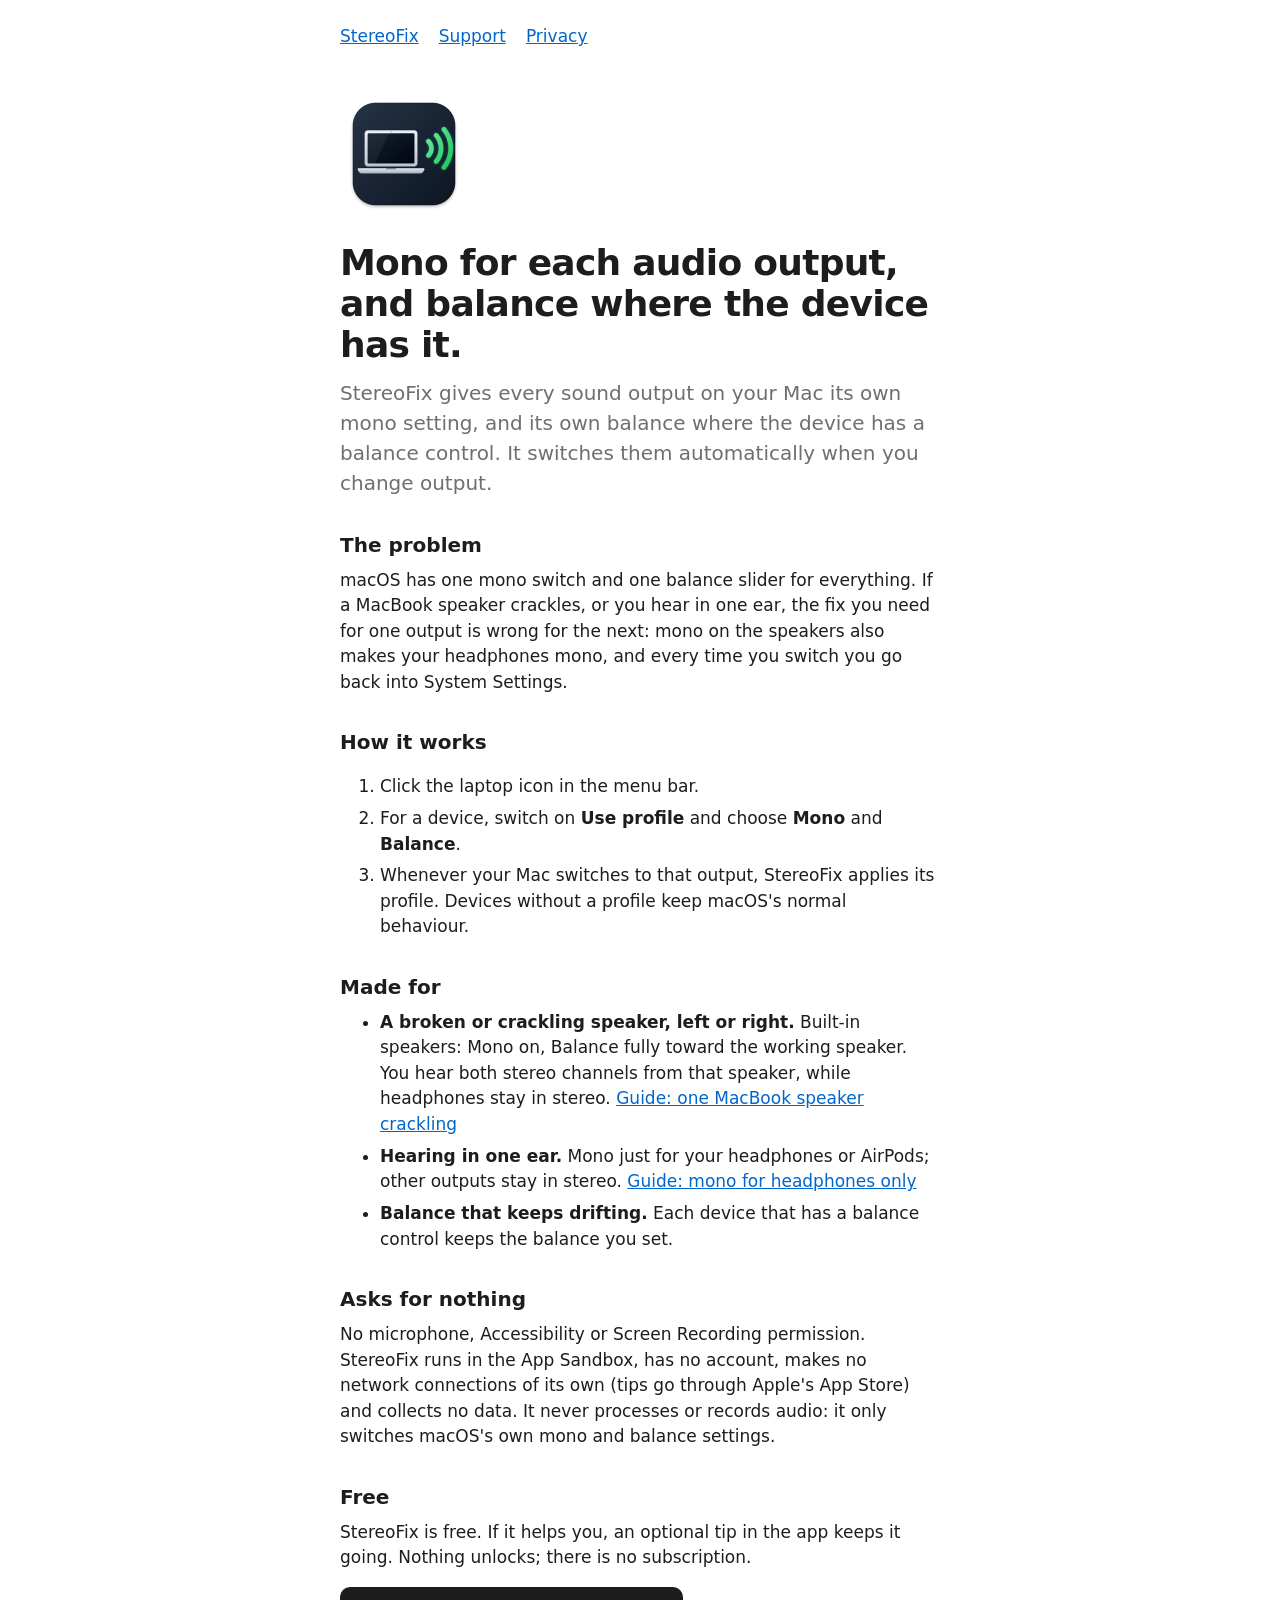
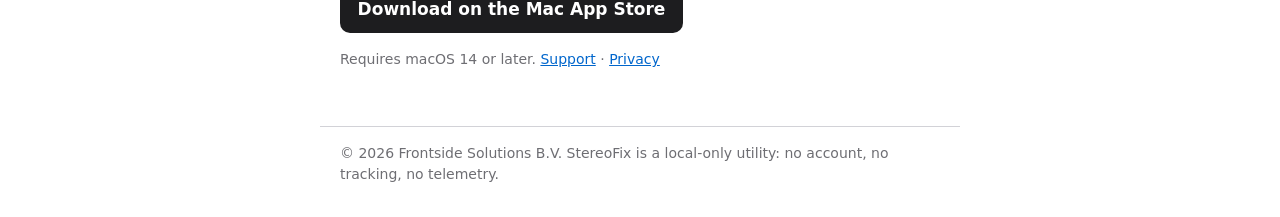
<file: index.html>
<!doctype html>
<html lang="en">
<head>
<meta charset="utf-8">
<meta name="viewport" content="width=device-width, initial-scale=1">
<title>StereoFix — mono for each audio output, balance where supported</title>
<meta name="description" content="StereoFix gives each sound output on your Mac its own mono setting, and its own balance where the device has a balance control.">
<link rel="canonical" href="https://stereofix.front-side-solutions.com/">
<link rel="icon" href="icon.png">
<style>
:root{color-scheme:light dark;--bg:#fff;--fg:#1d1d1f;--mute:#6e6e73;--rule:#d2d2d7;--link:#0066cc}
@media (prefers-color-scheme:dark){:root{--bg:#000;--fg:#f5f5f7;--mute:#a1a1a6;--rule:#38383a;--link:#2997ff}}
*{box-sizing:border-box}
body{margin:0;background:var(--bg);color:var(--fg);font:17px/1.5 -apple-system,BlinkMacSystemFont,"SF Pro Text","Helvetica Neue",system-ui,sans-serif;-webkit-text-size-adjust:100%}
main,header,footer{max-width:40rem;margin:0 auto;padding:0 1.25rem}
header{padding-top:1.5rem}
nav a{margin-right:1.25rem}
main{padding-top:2.5rem;padding-bottom:2.5rem}
h1{font-size:2.25rem;line-height:1.15;letter-spacing:-.02em;margin:0 0 .75rem}
h2{font-size:1.25rem;margin:2rem 0 .5rem}
p,ul,dl{margin:0 0 1rem}
li{margin-bottom:.4rem}
dt{font-weight:600;margin-top:1.5rem}
dd{margin:.25rem 0 0}
a{color:var(--link)}
a:focus-visible{outline:2px solid var(--link);outline-offset:2px;border-radius:2px}
.lede{font-size:1.25rem;color:var(--mute)}
.icon{width:128px;height:128px;display:block;margin-bottom:1.5rem}
.mute,footer{color:var(--mute);font-size:.875rem}
footer{border-top:1px solid var(--rule);padding-top:1rem;padding-bottom:2rem}
.price{border:1px solid var(--rule);border-radius:12px;padding:1.25rem 1.25rem .25rem;margin:0 0 1.5rem}
.price dt{margin-top:0}
.price dd{margin:.25rem 0 1rem}
.promise{font-weight:600}
.store{display:inline-block;background:var(--fg);color:var(--bg);text-decoration:none;font-weight:600;border-radius:10px;padding:.65rem 1.1rem}
</style>
</head>
<body>
<header><nav aria-label="Site"><a href="index.html" aria-current="page">StereoFix</a><a href="support.html">Support</a><a href="privacy.html">Privacy</a></nav></header>
<main>
<img class="icon" src="icon.png" width="128" height="128" alt="StereoFix app icon">
<h1>Mono for each audio output, and balance where the device has it.</h1>
<p class="lede">StereoFix gives every sound output on your Mac its own mono setting, and its own balance where the device has a balance control. It switches them automatically when you change output.</p>

<h2>The problem</h2>
<p>macOS has one mono switch and one balance slider for everything. If a MacBook speaker crackles, or you hear in one ear, the fix you need for one output is wrong for the next: mono on the speakers also makes your headphones mono, and every time you switch you go back into System Settings.</p>

<h2>How it works</h2>
<ol>
<li>Click the laptop icon in the menu bar.</li>
<li>For a device, switch on <strong>Use profile</strong> and choose <strong>Mono</strong> and <strong>Balance</strong>.</li>
<li>Whenever your Mac switches to that output, StereoFix applies its profile. Devices without a profile keep macOS's normal behaviour.</li>
</ol>

<h2>Made for</h2>
<ul>
<li><strong>A broken or crackling speaker, left or right.</strong> Built-in speakers: Mono on, Balance fully toward the working speaker. You hear both stereo channels from that speaker, while headphones stay in stereo. <a href="macbook-speaker-crackling.html">Guide: one MacBook speaker crackling</a></li>
<li><strong>Hearing in one ear.</strong> Mono just for your headphones or AirPods; other outputs stay in stereo. <a href="mono-audio-one-ear-mac.html">Guide: mono for headphones only</a></li>
<li><strong>Balance that keeps drifting.</strong> Each device that has a balance control keeps the balance you set.</li>
</ul>

<h2>Asks for nothing</h2>
<p>No microphone, Accessibility or Screen Recording permission. StereoFix runs in the App Sandbox, has no account, makes no network connections of its own (tips go through Apple's App Store) and collects no data. It never processes or records audio: it only switches macOS's own mono and balance settings.</p>

<h2>Free</h2>
<p>StereoFix is free. If it helps you, an optional tip in the app keeps it going. Nothing unlocks; there is no subscription.</p>
<p><a class="store" href="https://apps.apple.com/app/id6823653233">Download on the Mac App Store</a></p>
<p class="mute">Requires macOS 14 or later. <a href="support.html">Support</a> &middot; <a href="privacy.html">Privacy</a></p>
</main>
<footer>&copy; 2026 Frontside Solutions B.V. StereoFix is a local-only utility: no account, no tracking, no telemetry.</footer>
</body>
</html>
</file>
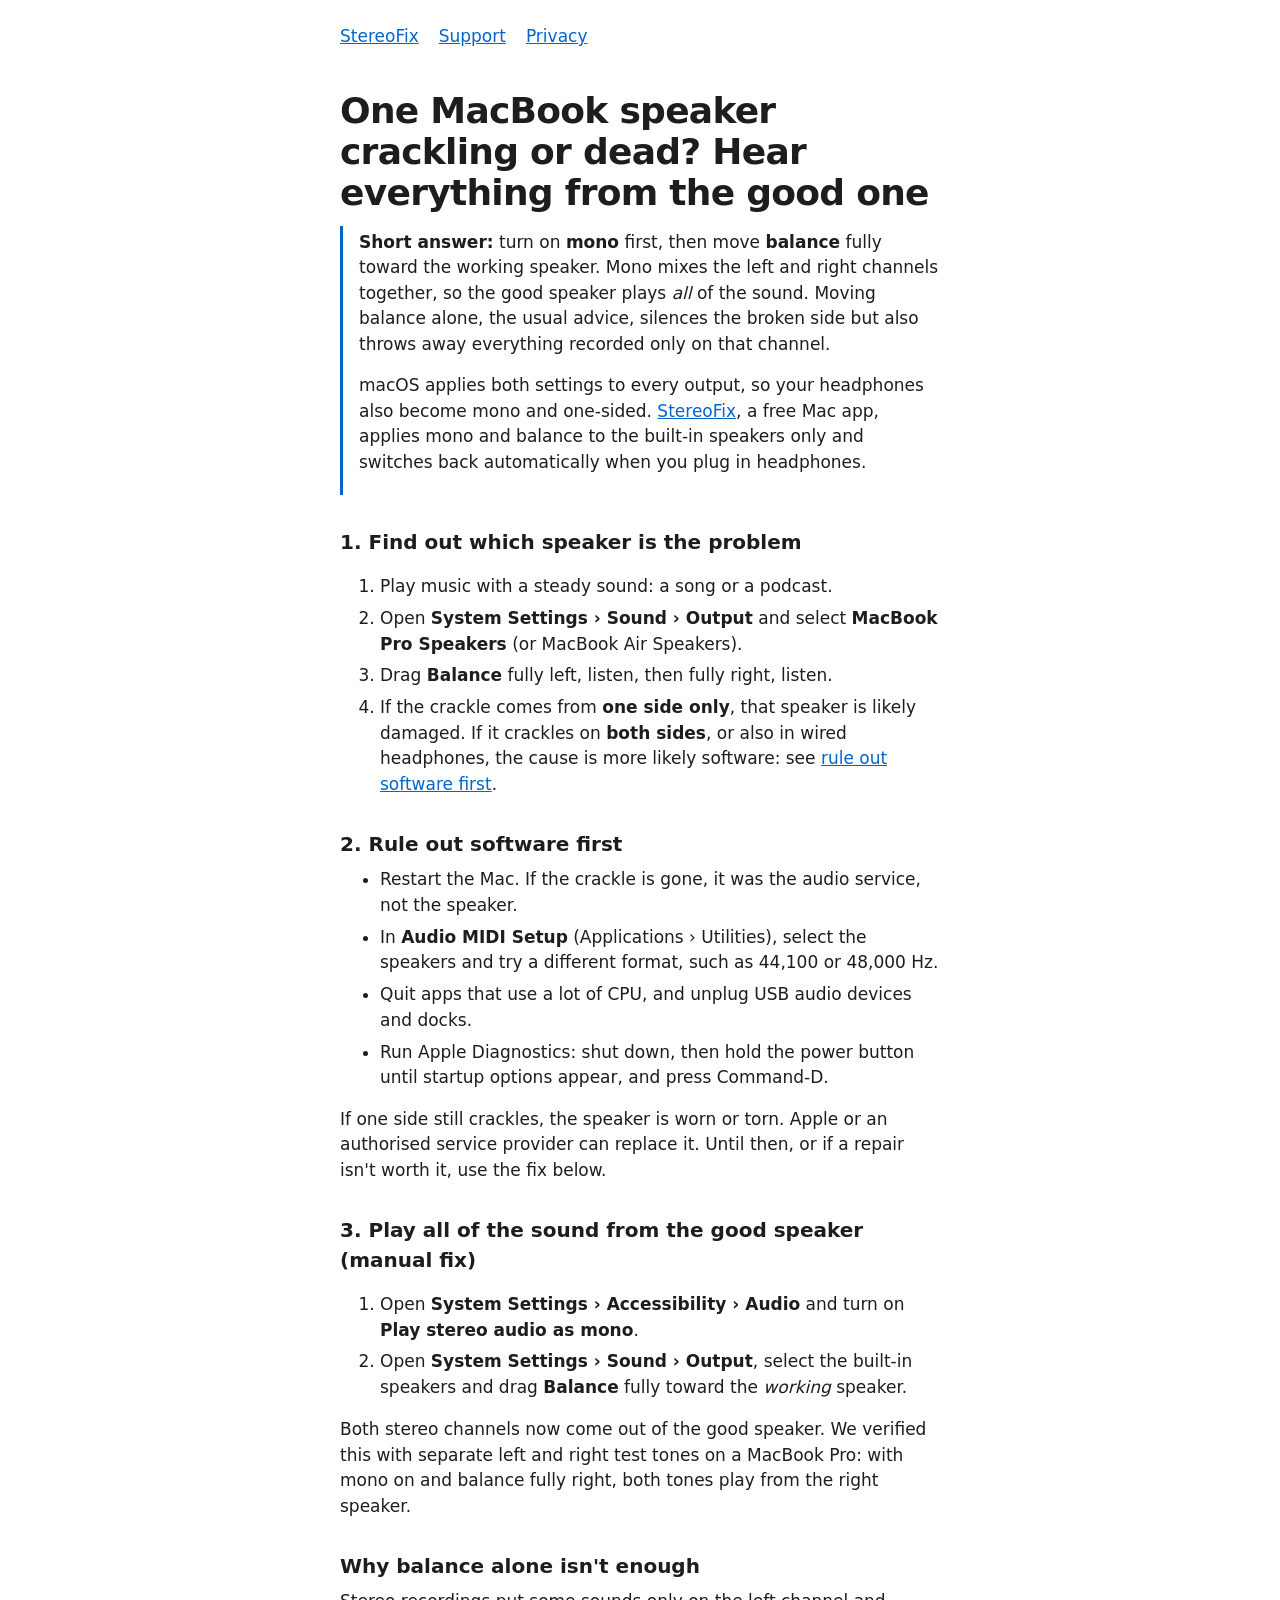
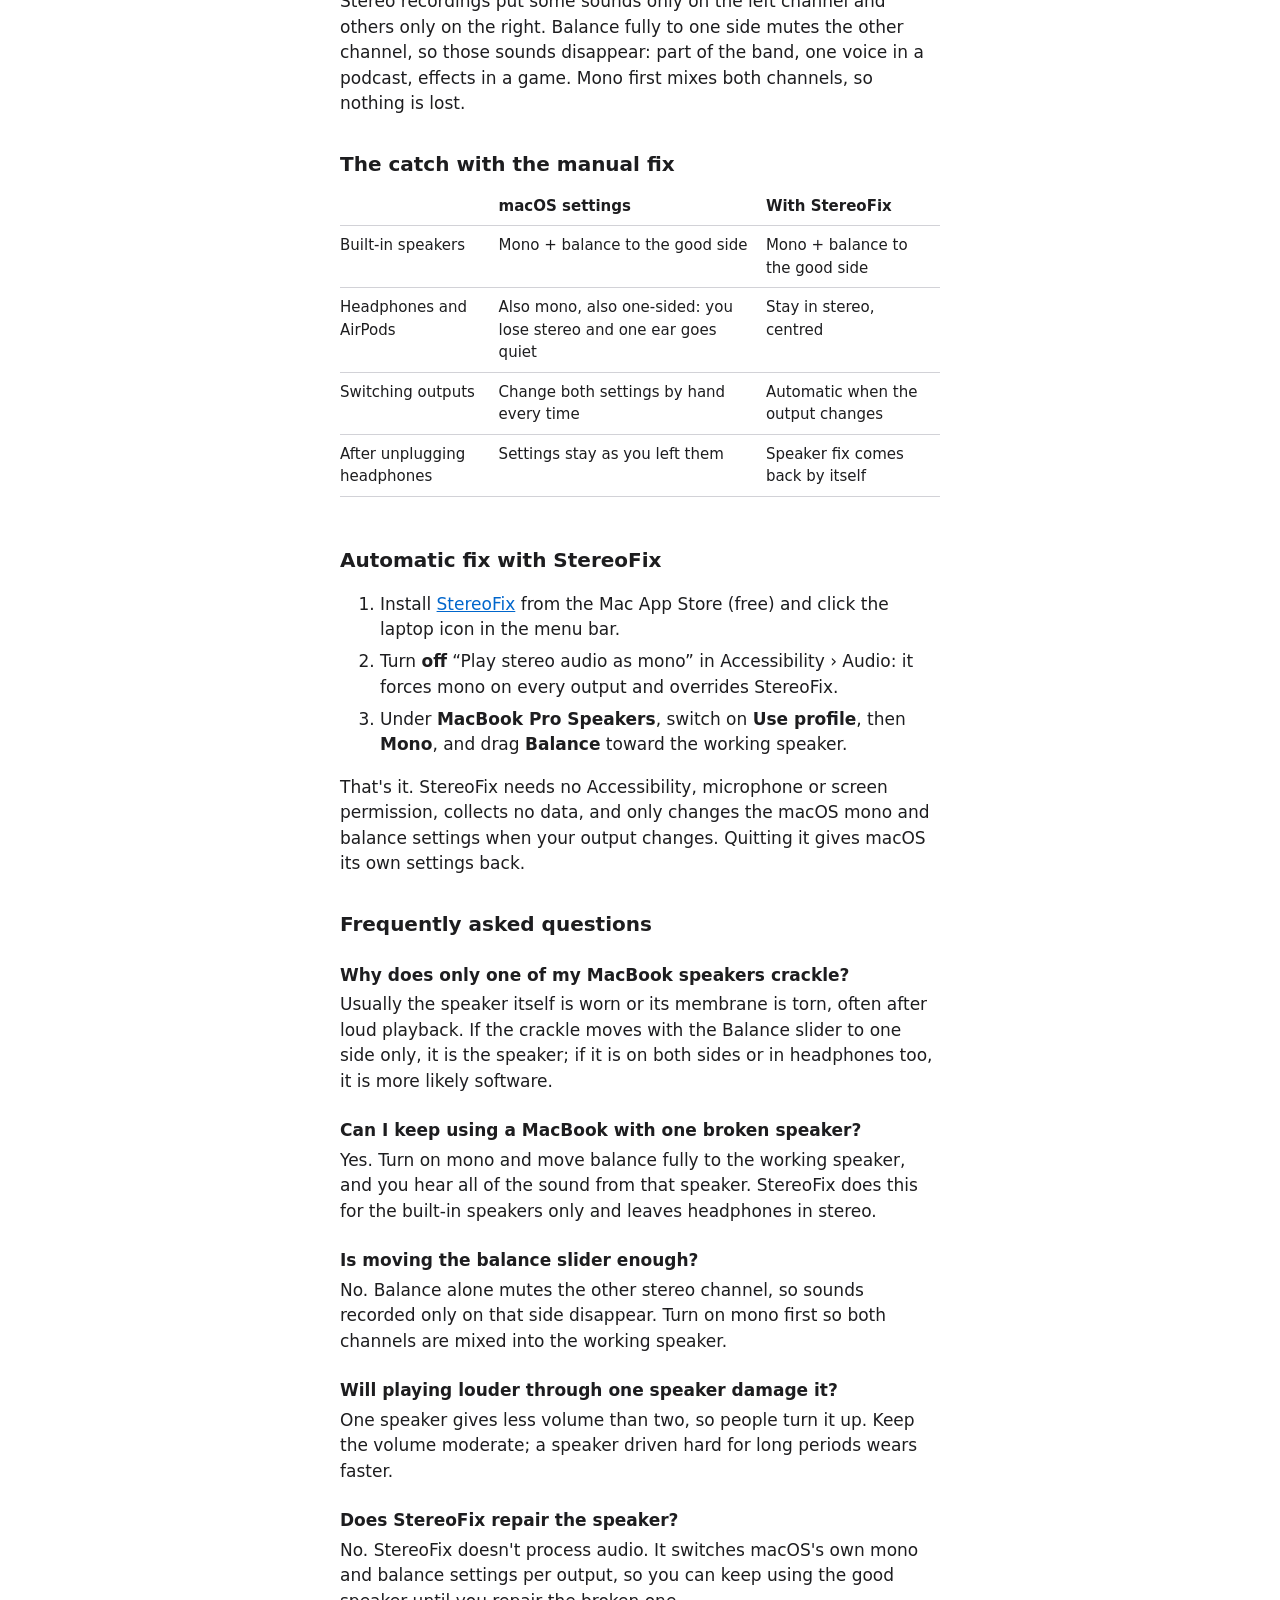
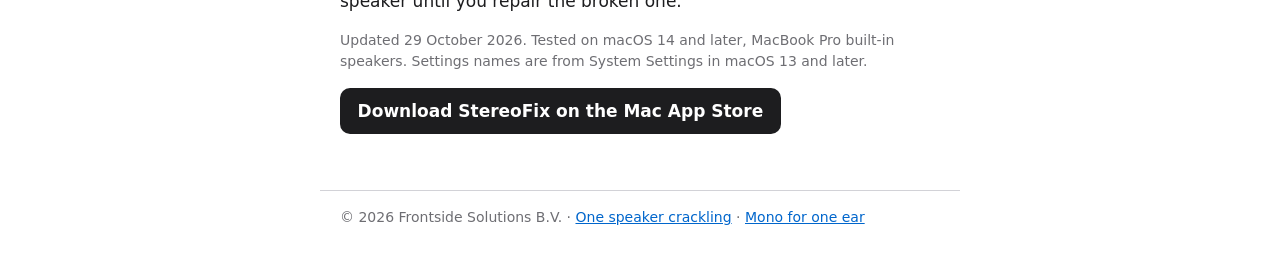
<file: macbook-speaker-crackling.html>
<!doctype html>
<html lang="en">
<head>
<meta charset="utf-8">
<meta name="viewport" content="width=device-width, initial-scale=1">
<title>MacBook speaker crackling on one side? The full-sound fix</title>
<meta name="description" content="One MacBook speaker crackling or dead? Play all of the sound from the good speaker with mono + balance, without losing voices or instruments.">
<link rel="canonical" href="https://stereofix.front-side-solutions.com/macbook-speaker-crackling.html">
<meta property="og:type" content="article">
<meta property="og:title" content="MacBook speaker crackling on one side? The full-sound fix">
<meta property="og:description" content="One MacBook speaker crackling or dead? Play all of the sound from the good speaker with mono + balance, without losing voices or instruments.">
<meta property="og:url" content="https://stereofix.front-side-solutions.com/macbook-speaker-crackling.html">
<meta property="og:image" content="https://stereofix.front-side-solutions.com/icon.png">
<link rel="icon" href="icon.png">
<script type="application/ld+json">
{
 "@context": "https://schema.org",
 "@graph": [
  {
   "@type": "TechArticle",
   "headline": "One MacBook speaker crackling or dead? Hear everything from the good one",
   "description": "One MacBook speaker crackling or dead? Play all of the sound from the good speaker with mono + balance, without losing voices or instruments.",
   "url": "https://stereofix.front-side-solutions.com/macbook-speaker-crackling.html",
   "dateModified": "2026-10-29",
   "inLanguage": "en",
   "author": {
    "@type": "Organization",
    "name": "Frontside Solutions B.V."
   },
   "about": "macOS audio settings",
   "mentions": {
    "@id": "https://stereofix.front-side-solutions.com/#app"
   }
  },
  {
   "@type": "FAQPage",
   "mainEntity": [
    {
     "@type": "Question",
     "name": "Why does only one of my MacBook speakers crackle?",
     "acceptedAnswer": {
      "@type": "Answer",
      "text": "Usually the speaker itself is worn or its membrane is torn, often after loud playback. If the crackle moves with the Balance slider to one side only, it is the speaker; if it is on both sides or in headphones too, it is more likely software."
     }
    },
    {
     "@type": "Question",
     "name": "Can I keep using a MacBook with one broken speaker?",
     "acceptedAnswer": {
      "@type": "Answer",
      "text": "Yes. Turn on mono and move balance fully to the working speaker, and you hear all of the sound from that speaker. StereoFix does this for the built-in speakers only and leaves headphones in stereo."
     }
    },
    {
     "@type": "Question",
     "name": "Is moving the balance slider enough?",
     "acceptedAnswer": {
      "@type": "Answer",
      "text": "No. Balance alone mutes the other stereo channel, so sounds recorded only on that side disappear. Turn on mono first so both channels are mixed into the working speaker."
     }
    },
    {
     "@type": "Question",
     "name": "Will playing louder through one speaker damage it?",
     "acceptedAnswer": {
      "@type": "Answer",
      "text": "One speaker gives less volume than two, so people turn it up. Keep the volume moderate; a speaker driven hard for long periods wears faster."
     }
    },
    {
     "@type": "Question",
     "name": "Does StereoFix repair the speaker?",
     "acceptedAnswer": {
      "@type": "Answer",
      "text": "No. StereoFix doesn't process audio. It switches macOS's own mono and balance settings per output, so you can keep using the good speaker until you repair the broken one."
     }
    }
   ]
  },
  {
   "@type": "SoftwareApplication",
   "name": "StereoFix: Mono & Balance",
   "operatingSystem": "macOS 14 or later",
   "applicationCategory": "UtilitiesApplication",
   "offers": {
    "@type": "Offer",
    "price": "0",
    "priceCurrency": "USD"
   },
   "downloadUrl": "https://apps.apple.com/app/id6823653233",
   "url": "https://stereofix.front-side-solutions.com/",
   "publisher": {
    "@type": "Organization",
    "name": "Frontside Solutions B.V."
   },
   "@id": "https://stereofix.front-side-solutions.com/#app"
  }
 ]
}
</script>
<style>
:root{color-scheme:light dark;--bg:#fff;--fg:#1d1d1f;--mute:#6e6e73;--rule:#d2d2d7;--link:#0066cc}
@media (prefers-color-scheme:dark){:root{--bg:#000;--fg:#f5f5f7;--mute:#a1a1a6;--rule:#38383a;--link:#2997ff}}
*{box-sizing:border-box}
body{margin:0;background:var(--bg);color:var(--fg);font:17px/1.5 -apple-system,BlinkMacSystemFont,"SF Pro Text","Helvetica Neue",system-ui,sans-serif;-webkit-text-size-adjust:100%}
main,header,footer{max-width:40rem;margin:0 auto;padding:0 1.25rem}
header{padding-top:1.5rem}
nav a{margin-right:1.25rem}
main{padding-top:2.5rem;padding-bottom:2.5rem}
h1{font-size:2.25rem;line-height:1.15;letter-spacing:-.02em;margin:0 0 .75rem}
h2{font-size:1.25rem;margin:2rem 0 .5rem}
p,ul,dl{margin:0 0 1rem}
li{margin-bottom:.4rem}
dt{font-weight:600;margin-top:1.5rem}
dd{margin:.25rem 0 0}
a{color:var(--link)}
a:focus-visible{outline:2px solid var(--link);outline-offset:2px;border-radius:2px}
.lede{font-size:1.25rem;color:var(--mute)}
.icon{width:128px;height:128px;display:block;margin-bottom:1.5rem}
.mute,footer{color:var(--mute);font-size:.875rem}
footer{border-top:1px solid var(--rule);padding-top:1rem;padding-bottom:2rem}
.price{border:1px solid var(--rule);border-radius:12px;padding:1.25rem 1.25rem .25rem;margin:0 0 1.5rem}
.price dt{margin-top:0}
.price dd{margin:.25rem 0 1rem}
.promise{font-weight:600}
.store{display:inline-block;background:var(--fg);color:var(--bg);text-decoration:none;font-weight:600;border-radius:10px;padding:.65rem 1.1rem}
.answer{border-left:3px solid var(--link);padding:.25rem 0 .25rem 1rem;margin:0 0 1.5rem}
table{border-collapse:collapse;width:100%;margin:0 0 1rem;font-size:.9375rem}
th,td{border-bottom:1px solid var(--rule);padding:.5rem .5rem .5rem 0;text-align:left;vertical-align:top}
.scroll{overflow-x:auto}
</style>

</head>
<body>
<header><nav aria-label="Site"><a href="index.html">StereoFix</a><a href="support.html">Support</a><a href="privacy.html">Privacy</a></nav></header>
<main>
<h1>One MacBook speaker crackling or dead? Hear everything from the good one</h1>
<div class="answer">
<p><strong>Short answer:</strong> turn on <strong>mono</strong> first, then move <strong>balance</strong> fully toward the working speaker. Mono mixes the left and right channels together, so the good speaker plays <em>all</em> of the sound. Moving balance alone, the usual advice, silences the broken side but also throws away everything recorded only on that channel.</p>
<p>macOS applies both settings to every output, so your headphones also become mono and one-sided. <a href="index.html">StereoFix</a>, a free Mac app, applies mono and balance to the built-in speakers only and switches back automatically when you plug in headphones.</p>
</div>

<h2>1. Find out which speaker is the problem</h2>
<ol>
<li>Play music with a steady sound: a song or a podcast.</li>
<li>Open <strong>System Settings &rsaquo; Sound &rsaquo; Output</strong> and select <strong>MacBook Pro Speakers</strong> (or MacBook Air Speakers).</li>
<li>Drag <strong>Balance</strong> fully left, listen, then fully right, listen.</li>
<li>If the crackle comes from <strong>one side only</strong>, that speaker is likely damaged. If it crackles on <strong>both sides</strong>, or also in wired headphones, the cause is more likely software: see <a href="#software">rule out software first</a>.</li>
</ol>

<h2 id="software">2. Rule out software first</h2>
<ul>
<li>Restart the Mac. If the crackle is gone, it was the audio service, not the speaker.</li>
<li>In <strong>Audio MIDI Setup</strong> (Applications &rsaquo; Utilities), select the speakers and try a different format, such as 44,100 or 48,000 Hz.</li>
<li>Quit apps that use a lot of CPU, and unplug USB audio devices and docks.</li>
<li>Run Apple Diagnostics: shut down, then hold the power button until startup options appear, and press Command-D.</li>
</ul>
<p>If one side still crackles, the speaker is worn or torn. Apple or an authorised service provider can replace it. Until then, or if a repair isn't worth it, use the fix below.</p>

<h2>3. Play all of the sound from the good speaker (manual fix)</h2>
<ol>
<li>Open <strong>System Settings &rsaquo; Accessibility &rsaquo; Audio</strong> and turn on <strong>Play stereo audio as mono</strong>.</li>
<li>Open <strong>System Settings &rsaquo; Sound &rsaquo; Output</strong>, select the built-in speakers and drag <strong>Balance</strong> fully toward the <em>working</em> speaker.</li>
</ol>
<p>Both stereo channels now come out of the good speaker. We verified this with separate left and right test tones on a MacBook Pro: with mono on and balance fully right, both tones play from the right speaker.</p>

<h2>Why balance alone isn't enough</h2>
<p>Stereo recordings put some sounds only on the left channel and others only on the right. Balance fully to one side mutes the other channel, so those sounds disappear: part of the band, one voice in a podcast, effects in a game. Mono first mixes both channels, so nothing is lost.</p>

<h2>The catch with the manual fix</h2>
<div class="scroll"><table>
<tr><th></th><th>macOS settings</th><th>With StereoFix</th></tr>
<tr><td>Built-in speakers</td><td>Mono + balance to the good side</td><td>Mono + balance to the good side</td></tr>
<tr><td>Headphones and AirPods</td><td>Also mono, also one-sided: you lose stereo and one ear goes quiet</td><td>Stay in stereo, centred</td></tr>
<tr><td>Switching outputs</td><td>Change both settings by hand every time</td><td>Automatic when the output changes</td></tr>
<tr><td>After unplugging headphones</td><td>Settings stay as you left them</td><td>Speaker fix comes back by itself</td></tr>
</table></div>

<h2>Automatic fix with StereoFix</h2>
<ol>
<li>Install <a href="https://apps.apple.com/app/id6823653233">StereoFix</a> from the Mac App Store (free) and click the laptop icon in the menu bar.</li>
<li>Turn <strong>off</strong> &ldquo;Play stereo audio as mono&rdquo; in Accessibility &rsaquo; Audio: it forces mono on every output and overrides StereoFix.</li>
<li>Under <strong>MacBook Pro Speakers</strong>, switch on <strong>Use profile</strong>, then <strong>Mono</strong>, and drag <strong>Balance</strong> toward the working speaker.</li>
</ol>
<p>That's it. StereoFix needs no Accessibility, microphone or screen permission, collects no data, and only changes the macOS mono and balance settings when your output changes. Quitting it gives macOS its own settings back.</p>
<h2>Frequently asked questions</h2>
<dl>
<dt>Why does only one of my MacBook speakers crackle?</dt>
<dd>Usually the speaker itself is worn or its membrane is torn, often after loud playback. If the crackle moves with the Balance slider to one side only, it is the speaker; if it is on both sides or in headphones too, it is more likely software.</dd>
<dt>Can I keep using a MacBook with one broken speaker?</dt>
<dd>Yes. Turn on mono and move balance fully to the working speaker, and you hear all of the sound from that speaker. StereoFix does this for the built-in speakers only and leaves headphones in stereo.</dd>
<dt>Is moving the balance slider enough?</dt>
<dd>No. Balance alone mutes the other stereo channel, so sounds recorded only on that side disappear. Turn on mono first so both channels are mixed into the working speaker.</dd>
<dt>Will playing louder through one speaker damage it?</dt>
<dd>One speaker gives less volume than two, so people turn it up. Keep the volume moderate; a speaker driven hard for long periods wears faster.</dd>
<dt>Does StereoFix repair the speaker?</dt>
<dd>No. StereoFix doesn't process audio. It switches macOS's own mono and balance settings per output, so you can keep using the good speaker until you repair the broken one.</dd>
</dl>
<p class="mute">Updated 29 October 2026. Tested on macOS 14 and later, MacBook Pro built-in speakers. Settings names are from System Settings in macOS 13 and later.</p>
<p><a class="store" href="https://apps.apple.com/app/id6823653233">Download StereoFix on the Mac App Store</a></p>
</main>
<footer>&copy; 2026 Frontside Solutions B.V. &middot; <a href="macbook-speaker-crackling.html">One speaker crackling</a> &middot; <a href="mono-audio-one-ear-mac.html">Mono for one ear</a></footer>
</body>
</html>
</file>
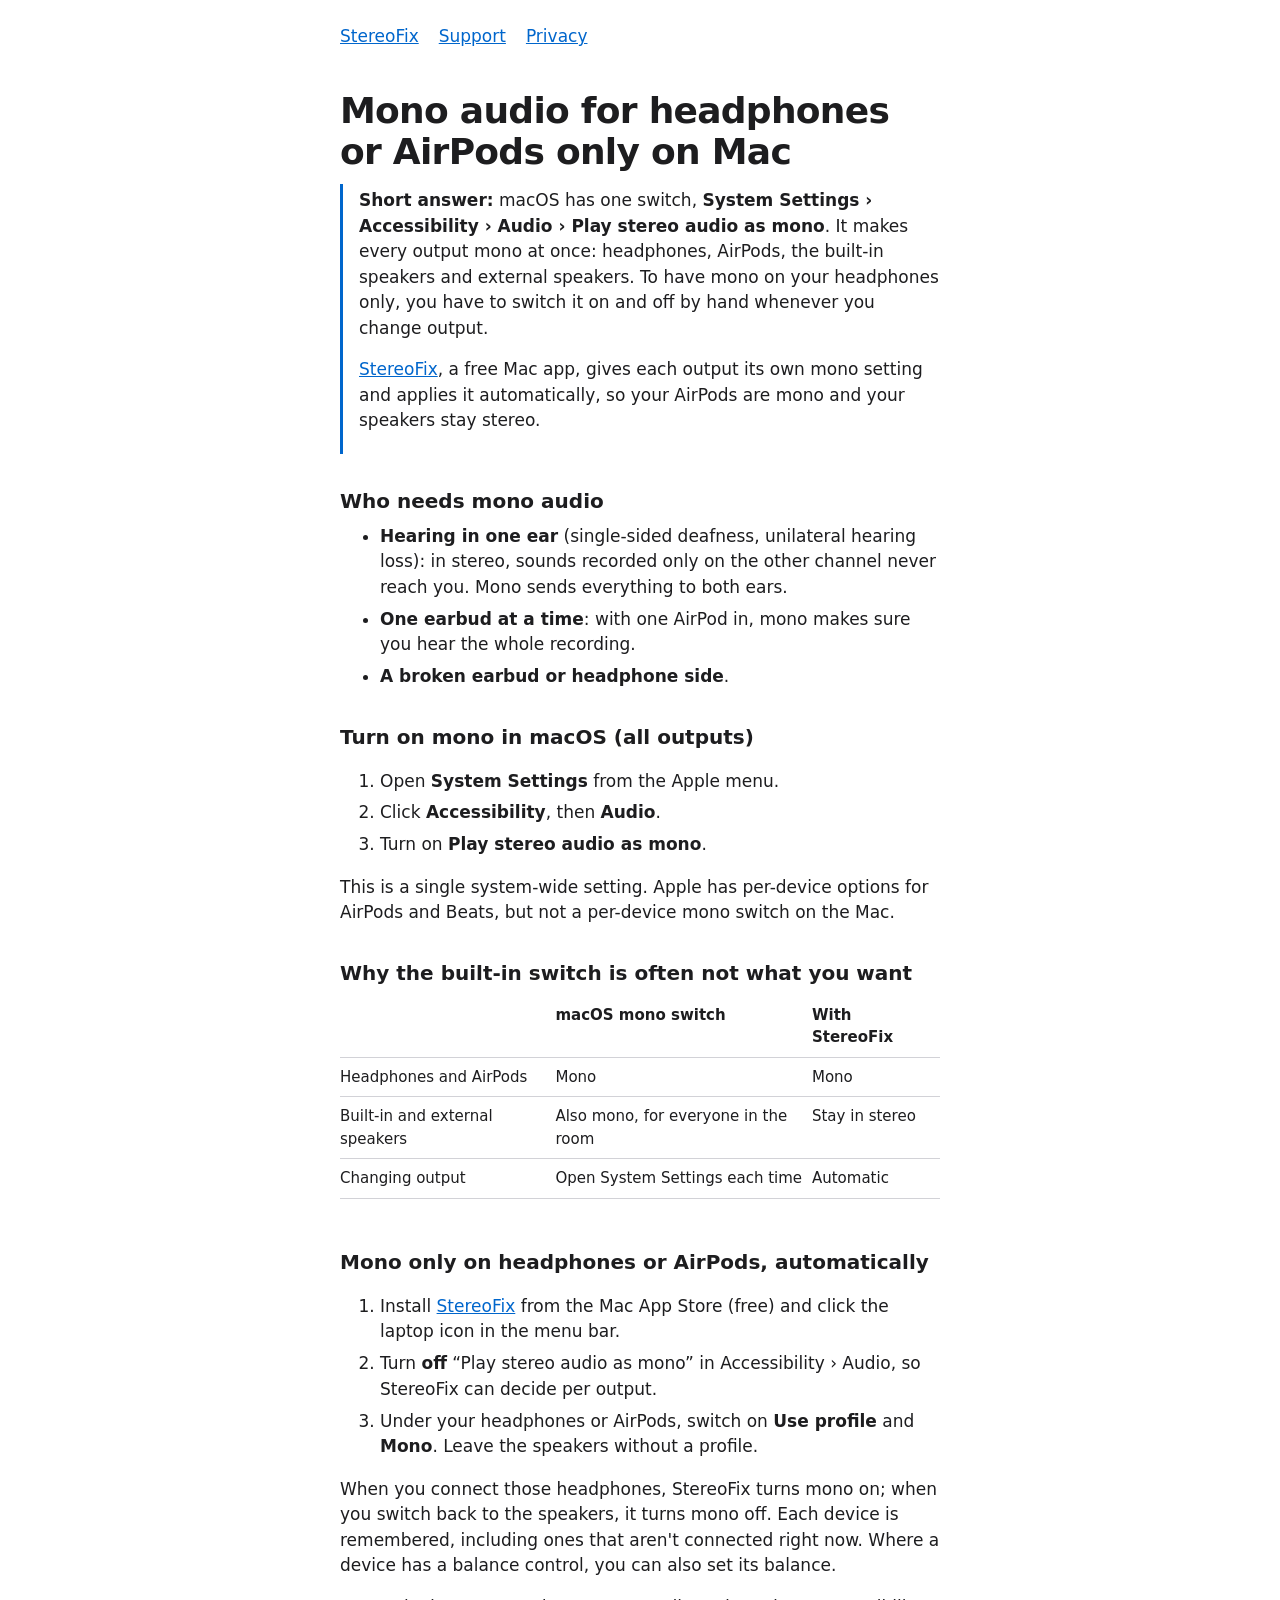
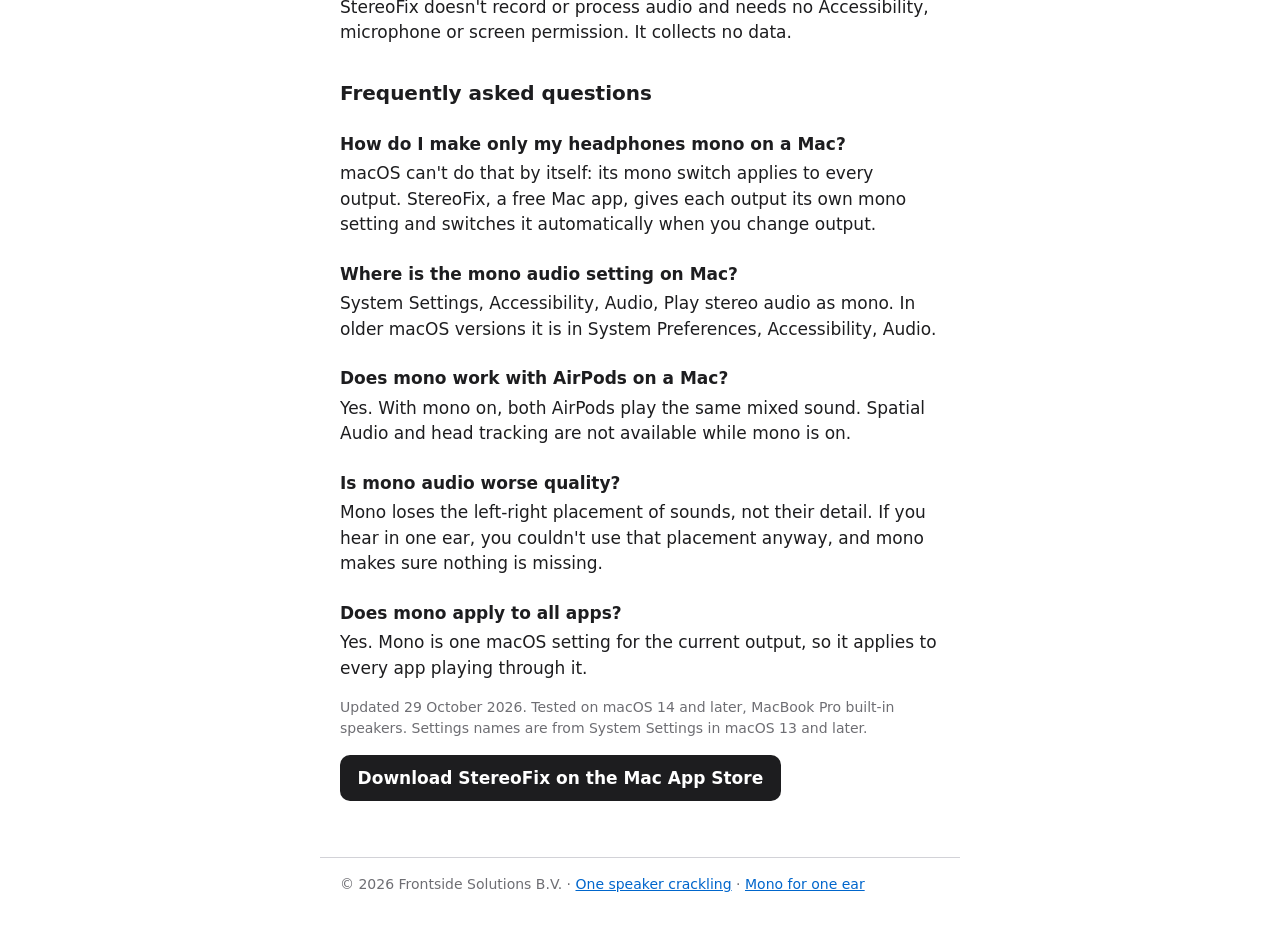
<file: mono-audio-one-ear-mac.html>
<!doctype html>
<html lang="en">
<head>
<meta charset="utf-8">
<meta name="viewport" content="width=device-width, initial-scale=1">
<title>Mono audio for headphones or AirPods only on Mac</title>
<meta name="description" content="Hear in one ear? Get mono on your Mac for headphones or AirPods only, while speakers stay stereo. The macOS setting, its limits and a free fix.">
<link rel="canonical" href="https://stereofix.front-side-solutions.com/mono-audio-one-ear-mac.html">
<meta property="og:type" content="article">
<meta property="og:title" content="Mono audio for headphones or AirPods only on Mac">
<meta property="og:description" content="Hear in one ear? Get mono on your Mac for headphones or AirPods only, while speakers stay stereo. The macOS setting, its limits and a free fix.">
<meta property="og:url" content="https://stereofix.front-side-solutions.com/mono-audio-one-ear-mac.html">
<meta property="og:image" content="https://stereofix.front-side-solutions.com/icon.png">
<link rel="icon" href="icon.png">
<script type="application/ld+json">
{
 "@context": "https://schema.org",
 "@graph": [
  {
   "@type": "TechArticle",
   "headline": "Mono audio for headphones or AirPods only on Mac",
   "description": "Hear in one ear? Get mono on your Mac for headphones or AirPods only, while speakers stay stereo. The macOS setting, its limits and a free fix.",
   "url": "https://stereofix.front-side-solutions.com/mono-audio-one-ear-mac.html",
   "dateModified": "2026-10-29",
   "inLanguage": "en",
   "author": {
    "@type": "Organization",
    "name": "Frontside Solutions B.V."
   },
   "about": "macOS audio settings",
   "mentions": {
    "@id": "https://stereofix.front-side-solutions.com/#app"
   }
  },
  {
   "@type": "FAQPage",
   "mainEntity": [
    {
     "@type": "Question",
     "name": "How do I make only my headphones mono on a Mac?",
     "acceptedAnswer": {
      "@type": "Answer",
      "text": "macOS can't do that by itself: its mono switch applies to every output. StereoFix, a free Mac app, gives each output its own mono setting and switches it automatically when you change output."
     }
    },
    {
     "@type": "Question",
     "name": "Where is the mono audio setting on Mac?",
     "acceptedAnswer": {
      "@type": "Answer",
      "text": "System Settings, Accessibility, Audio, Play stereo audio as mono. In older macOS versions it is in System Preferences, Accessibility, Audio."
     }
    },
    {
     "@type": "Question",
     "name": "Does mono work with AirPods on a Mac?",
     "acceptedAnswer": {
      "@type": "Answer",
      "text": "Yes. With mono on, both AirPods play the same mixed sound. Spatial Audio and head tracking are not available while mono is on."
     }
    },
    {
     "@type": "Question",
     "name": "Is mono audio worse quality?",
     "acceptedAnswer": {
      "@type": "Answer",
      "text": "Mono loses the left-right placement of sounds, not their detail. If you hear in one ear, you couldn't use that placement anyway, and mono makes sure nothing is missing."
     }
    },
    {
     "@type": "Question",
     "name": "Does mono apply to all apps?",
     "acceptedAnswer": {
      "@type": "Answer",
      "text": "Yes. Mono is one macOS setting for the current output, so it applies to every app playing through it."
     }
    }
   ]
  },
  {
   "@type": "SoftwareApplication",
   "name": "StereoFix: Mono & Balance",
   "operatingSystem": "macOS 14 or later",
   "applicationCategory": "UtilitiesApplication",
   "offers": {
    "@type": "Offer",
    "price": "0",
    "priceCurrency": "USD"
   },
   "downloadUrl": "https://apps.apple.com/app/id6823653233",
   "url": "https://stereofix.front-side-solutions.com/",
   "publisher": {
    "@type": "Organization",
    "name": "Frontside Solutions B.V."
   },
   "@id": "https://stereofix.front-side-solutions.com/#app"
  }
 ]
}
</script>
<style>
:root{color-scheme:light dark;--bg:#fff;--fg:#1d1d1f;--mute:#6e6e73;--rule:#d2d2d7;--link:#0066cc}
@media (prefers-color-scheme:dark){:root{--bg:#000;--fg:#f5f5f7;--mute:#a1a1a6;--rule:#38383a;--link:#2997ff}}
*{box-sizing:border-box}
body{margin:0;background:var(--bg);color:var(--fg);font:17px/1.5 -apple-system,BlinkMacSystemFont,"SF Pro Text","Helvetica Neue",system-ui,sans-serif;-webkit-text-size-adjust:100%}
main,header,footer{max-width:40rem;margin:0 auto;padding:0 1.25rem}
header{padding-top:1.5rem}
nav a{margin-right:1.25rem}
main{padding-top:2.5rem;padding-bottom:2.5rem}
h1{font-size:2.25rem;line-height:1.15;letter-spacing:-.02em;margin:0 0 .75rem}
h2{font-size:1.25rem;margin:2rem 0 .5rem}
p,ul,dl{margin:0 0 1rem}
li{margin-bottom:.4rem}
dt{font-weight:600;margin-top:1.5rem}
dd{margin:.25rem 0 0}
a{color:var(--link)}
a:focus-visible{outline:2px solid var(--link);outline-offset:2px;border-radius:2px}
.lede{font-size:1.25rem;color:var(--mute)}
.icon{width:128px;height:128px;display:block;margin-bottom:1.5rem}
.mute,footer{color:var(--mute);font-size:.875rem}
footer{border-top:1px solid var(--rule);padding-top:1rem;padding-bottom:2rem}
.price{border:1px solid var(--rule);border-radius:12px;padding:1.25rem 1.25rem .25rem;margin:0 0 1.5rem}
.price dt{margin-top:0}
.price dd{margin:.25rem 0 1rem}
.promise{font-weight:600}
.store{display:inline-block;background:var(--fg);color:var(--bg);text-decoration:none;font-weight:600;border-radius:10px;padding:.65rem 1.1rem}
.answer{border-left:3px solid var(--link);padding:.25rem 0 .25rem 1rem;margin:0 0 1.5rem}
table{border-collapse:collapse;width:100%;margin:0 0 1rem;font-size:.9375rem}
th,td{border-bottom:1px solid var(--rule);padding:.5rem .5rem .5rem 0;text-align:left;vertical-align:top}
.scroll{overflow-x:auto}
</style>

</head>
<body>
<header><nav aria-label="Site"><a href="index.html">StereoFix</a><a href="support.html">Support</a><a href="privacy.html">Privacy</a></nav></header>
<main>
<h1>Mono audio for headphones or AirPods only on Mac</h1>
<div class="answer">
<p><strong>Short answer:</strong> macOS has one switch, <strong>System Settings &rsaquo; Accessibility &rsaquo; Audio &rsaquo; Play stereo audio as mono</strong>. It makes every output mono at once: headphones, AirPods, the built-in speakers and external speakers. To have mono on your headphones only, you have to switch it on and off by hand whenever you change output.</p>
<p><a href="index.html">StereoFix</a>, a free Mac app, gives each output its own mono setting and applies it automatically, so your AirPods are mono and your speakers stay stereo.</p>
</div>

<h2>Who needs mono audio</h2>
<ul>
<li><strong>Hearing in one ear</strong> (single-sided deafness, unilateral hearing loss): in stereo, sounds recorded only on the other channel never reach you. Mono sends everything to both ears.</li>
<li><strong>One earbud at a time</strong>: with one AirPod in, mono makes sure you hear the whole recording.</li>
<li><strong>A broken earbud or headphone side</strong>.</li>
</ul>

<h2>Turn on mono in macOS (all outputs)</h2>
<ol>
<li>Open <strong>System Settings</strong> from the Apple menu.</li>
<li>Click <strong>Accessibility</strong>, then <strong>Audio</strong>.</li>
<li>Turn on <strong>Play stereo audio as mono</strong>.</li>
</ol>
<p>This is a single system-wide setting. Apple has per-device options for AirPods and Beats, but not a per-device mono switch on the Mac.</p>

<h2>Why the built-in switch is often not what you want</h2>
<div class="scroll"><table>
<tr><th></th><th>macOS mono switch</th><th>With StereoFix</th></tr>
<tr><td>Headphones and AirPods</td><td>Mono</td><td>Mono</td></tr>
<tr><td>Built-in and external speakers</td><td>Also mono, for everyone in the room</td><td>Stay in stereo</td></tr>
<tr><td>Changing output</td><td>Open System Settings each time</td><td>Automatic</td></tr>
</table></div>

<h2>Mono only on headphones or AirPods, automatically</h2>
<ol>
<li>Install <a href="https://apps.apple.com/app/id6823653233">StereoFix</a> from the Mac App Store (free) and click the laptop icon in the menu bar.</li>
<li>Turn <strong>off</strong> &ldquo;Play stereo audio as mono&rdquo; in Accessibility &rsaquo; Audio, so StereoFix can decide per output.</li>
<li>Under your headphones or AirPods, switch on <strong>Use profile</strong> and <strong>Mono</strong>. Leave the speakers without a profile.</li>
</ol>
<p>When you connect those headphones, StereoFix turns mono on; when you switch back to the speakers, it turns mono off. Each device is remembered, including ones that aren't connected right now. Where a device has a balance control, you can also set its balance.</p>
<p>StereoFix doesn't record or process audio and needs no Accessibility, microphone or screen permission. It collects no data.</p>
<h2>Frequently asked questions</h2>
<dl>
<dt>How do I make only my headphones mono on a Mac?</dt>
<dd>macOS can't do that by itself: its mono switch applies to every output. StereoFix, a free Mac app, gives each output its own mono setting and switches it automatically when you change output.</dd>
<dt>Where is the mono audio setting on Mac?</dt>
<dd>System Settings, Accessibility, Audio, Play stereo audio as mono. In older macOS versions it is in System Preferences, Accessibility, Audio.</dd>
<dt>Does mono work with AirPods on a Mac?</dt>
<dd>Yes. With mono on, both AirPods play the same mixed sound. Spatial Audio and head tracking are not available while mono is on.</dd>
<dt>Is mono audio worse quality?</dt>
<dd>Mono loses the left-right placement of sounds, not their detail. If you hear in one ear, you couldn't use that placement anyway, and mono makes sure nothing is missing.</dd>
<dt>Does mono apply to all apps?</dt>
<dd>Yes. Mono is one macOS setting for the current output, so it applies to every app playing through it.</dd>
</dl>
<p class="mute">Updated 29 October 2026. Tested on macOS 14 and later, MacBook Pro built-in speakers. Settings names are from System Settings in macOS 13 and later.</p>
<p><a class="store" href="https://apps.apple.com/app/id6823653233">Download StereoFix on the Mac App Store</a></p>
</main>
<footer>&copy; 2026 Frontside Solutions B.V. &middot; <a href="macbook-speaker-crackling.html">One speaker crackling</a> &middot; <a href="mono-audio-one-ear-mac.html">Mono for one ear</a></footer>
</body>
</html>
</file>
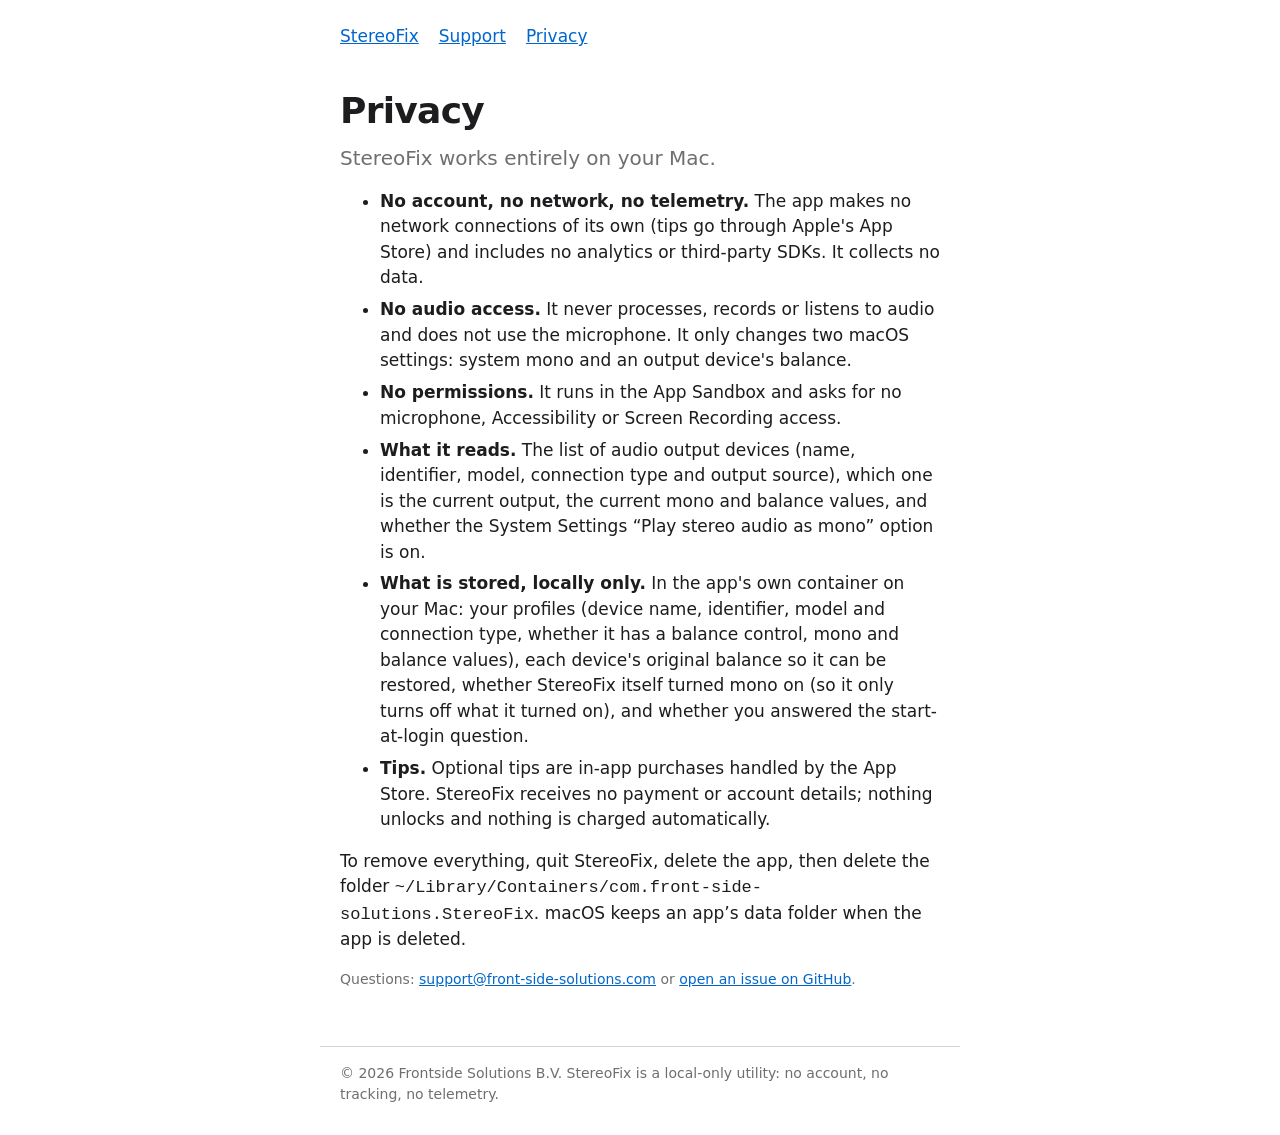
<file: privacy.html>
<!doctype html>
<html lang="en">
<head>
<meta charset="utf-8">
<meta name="viewport" content="width=device-width, initial-scale=1">
<title>StereoFix Privacy</title>
<meta name="description" content="StereoFix collects no data.">
<link rel="icon" href="icon.png">
<style>
:root{color-scheme:light dark;--bg:#fff;--fg:#1d1d1f;--mute:#6e6e73;--rule:#d2d2d7;--link:#0066cc}
@media (prefers-color-scheme:dark){:root{--bg:#000;--fg:#f5f5f7;--mute:#a1a1a6;--rule:#38383a;--link:#2997ff}}
*{box-sizing:border-box}
body{margin:0;background:var(--bg);color:var(--fg);font:17px/1.5 -apple-system,BlinkMacSystemFont,"SF Pro Text","Helvetica Neue",system-ui,sans-serif;-webkit-text-size-adjust:100%}
main,header,footer{max-width:40rem;margin:0 auto;padding:0 1.25rem}
header{padding-top:1.5rem}
nav a{margin-right:1.25rem}
main{padding-top:2.5rem;padding-bottom:2.5rem}
h1{font-size:2.25rem;line-height:1.15;letter-spacing:-.02em;margin:0 0 .75rem}
h2{font-size:1.25rem;margin:2rem 0 .5rem}
p,ul,dl{margin:0 0 1rem}
li{margin-bottom:.4rem}
dt{font-weight:600;margin-top:1.5rem}
dd{margin:.25rem 0 0}
a{color:var(--link)}
a:focus-visible{outline:2px solid var(--link);outline-offset:2px;border-radius:2px}
.lede{font-size:1.25rem;color:var(--mute)}
.icon{width:128px;height:128px;display:block;margin-bottom:1.5rem}
.mute,footer{color:var(--mute);font-size:.875rem}
footer{border-top:1px solid var(--rule);padding-top:1rem;padding-bottom:2rem}
.price{border:1px solid var(--rule);border-radius:12px;padding:1.25rem 1.25rem .25rem;margin:0 0 1.5rem}
.price dt{margin-top:0}
.price dd{margin:.25rem 0 1rem}
.promise{font-weight:600}
</style>
</head>
<body>
<header><nav aria-label="Site"><a href="index.html">StereoFix</a><a href="support.html">Support</a><a href="privacy.html" aria-current="page">Privacy</a></nav></header>
<main>
<h1>Privacy</h1>
<p class="lede">StereoFix works entirely on your Mac.</p>
<ul>
<li><strong>No account, no network, no telemetry.</strong> The app makes no network connections of its own (tips go through Apple's App Store) and includes no analytics or third-party SDKs. It collects no data.</li>
<li><strong>No audio access.</strong> It never processes, records or listens to audio and does not use the microphone. It only changes two macOS settings: system mono and an output device's balance.</li>
<li><strong>No permissions.</strong> It runs in the App Sandbox and asks for no microphone, Accessibility or Screen Recording access.</li>
<li><strong>What it reads.</strong> The list of audio output devices (name, identifier, model, connection type and output source), which one is the current output, the current mono and balance values, and whether the System Settings &ldquo;Play stereo audio as mono&rdquo; option is on.</li>
<li><strong>What is stored, locally only.</strong> In the app's own container on your Mac: your profiles (device name, identifier, model and connection type, whether it has a balance control, mono and balance values), each device's original balance so it can be restored, whether StereoFix itself turned mono on (so it only turns off what it turned on), and whether you answered the start-at-login question.</li>
<li><strong>Tips.</strong> Optional tips are in-app purchases handled by the App Store. StereoFix receives no payment or account details; nothing unlocks and nothing is charged automatically.</li>
</ul>
<p>To remove everything, quit StereoFix, delete the app, then delete the folder <code>~/Library/Containers/com.front-side-solutions.StereoFix</code>. macOS keeps an app&#8217;s data folder when the app is deleted.</p>
<p class="mute">Questions: <a href="mailto:support@front-side-solutions.com?subject=StereoFix%20privacy">support@front-side-solutions.com</a> or <a href="https://github.com/Matros1975/stereofix/issues">open an issue on GitHub</a>.</p>
</main>
<footer>&copy; 2026 Frontside Solutions B.V. StereoFix is a local-only utility: no account, no tracking, no telemetry.</footer>
</body>
</html>
</file>
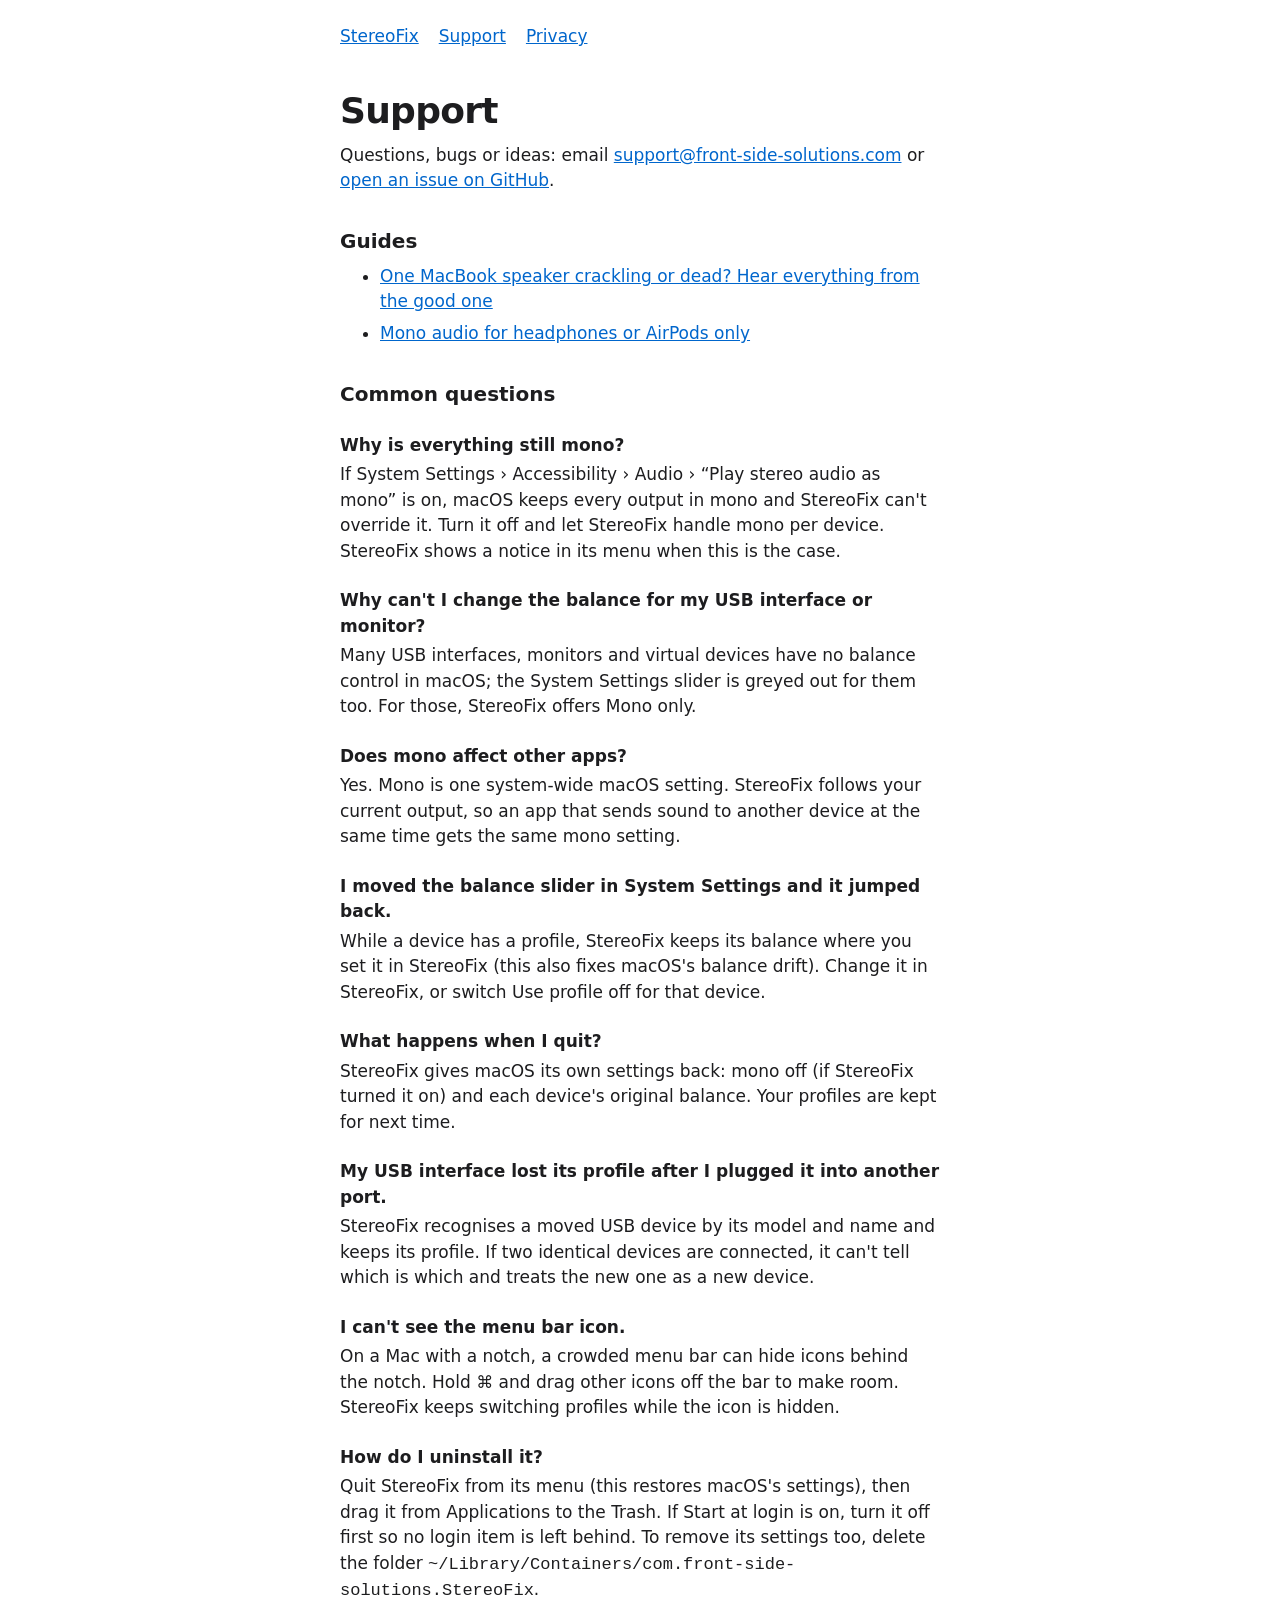
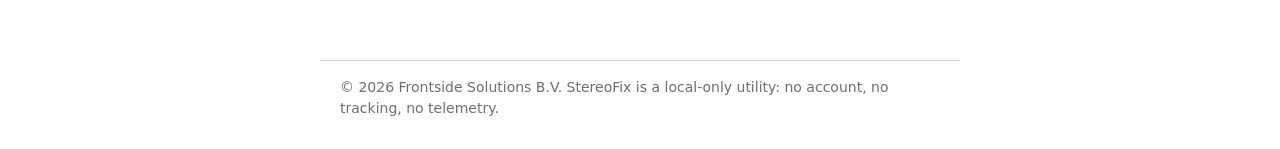
<file: support.html>
<!doctype html>
<html lang="en">
<head>
<meta charset="utf-8">
<meta name="viewport" content="width=device-width, initial-scale=1">
<title>StereoFix Support</title>
<meta name="description" content="Help and answers for StereoFix.">
<link rel="icon" href="icon.png">
<style>
:root{color-scheme:light dark;--bg:#fff;--fg:#1d1d1f;--mute:#6e6e73;--rule:#d2d2d7;--link:#0066cc}
@media (prefers-color-scheme:dark){:root{--bg:#000;--fg:#f5f5f7;--mute:#a1a1a6;--rule:#38383a;--link:#2997ff}}
*{box-sizing:border-box}
body{margin:0;background:var(--bg);color:var(--fg);font:17px/1.5 -apple-system,BlinkMacSystemFont,"SF Pro Text","Helvetica Neue",system-ui,sans-serif;-webkit-text-size-adjust:100%}
main,header,footer{max-width:40rem;margin:0 auto;padding:0 1.25rem}
header{padding-top:1.5rem}
nav a{margin-right:1.25rem}
main{padding-top:2.5rem;padding-bottom:2.5rem}
h1{font-size:2.25rem;line-height:1.15;letter-spacing:-.02em;margin:0 0 .75rem}
h2{font-size:1.25rem;margin:2rem 0 .5rem}
p,ul,dl{margin:0 0 1rem}
li{margin-bottom:.4rem}
dt{font-weight:600;margin-top:1.5rem}
dd{margin:.25rem 0 0}
a{color:var(--link)}
a:focus-visible{outline:2px solid var(--link);outline-offset:2px;border-radius:2px}
.lede{font-size:1.25rem;color:var(--mute)}
.icon{width:128px;height:128px;display:block;margin-bottom:1.5rem}
.mute,footer{color:var(--mute);font-size:.875rem}
footer{border-top:1px solid var(--rule);padding-top:1rem;padding-bottom:2rem}
.price{border:1px solid var(--rule);border-radius:12px;padding:1.25rem 1.25rem .25rem;margin:0 0 1.5rem}
.price dt{margin-top:0}
.price dd{margin:.25rem 0 1rem}
.promise{font-weight:600}
</style>
</head>
<body>
<header><nav aria-label="Site"><a href="index.html">StereoFix</a><a href="support.html" aria-current="page">Support</a><a href="privacy.html">Privacy</a></nav></header>
<main>
<h1>Support</h1>
<p>Questions, bugs or ideas: email <a href="mailto:support@front-side-solutions.com?subject=StereoFix">support@front-side-solutions.com</a> or <a href="https://github.com/Matros1975/stereofix/issues">open an issue on GitHub</a>.</p>
<h2>Guides</h2>
<ul>
<li><a href="macbook-speaker-crackling.html">One MacBook speaker crackling or dead? Hear everything from the good one</a></li>
<li><a href="mono-audio-one-ear-mac.html">Mono audio for headphones or AirPods only</a></li>
</ul>
<h2>Common questions</h2>
<dl>
<dt>Why is everything still mono?</dt>
<dd>If System Settings &rsaquo; Accessibility &rsaquo; Audio &rsaquo; &ldquo;Play stereo audio as mono&rdquo; is on, macOS keeps every output in mono and StereoFix can't override it. Turn it off and let StereoFix handle mono per device. StereoFix shows a notice in its menu when this is the case.</dd>
<dt>Why can't I change the balance for my USB interface or monitor?</dt>
<dd>Many USB interfaces, monitors and virtual devices have no balance control in macOS; the System Settings slider is greyed out for them too. For those, StereoFix offers Mono only.</dd>
<dt>Does mono affect other apps?</dt>
<dd>Yes. Mono is one system-wide macOS setting. StereoFix follows your current output, so an app that sends sound to another device at the same time gets the same mono setting.</dd>
<dt>I moved the balance slider in System Settings and it jumped back.</dt>
<dd>While a device has a profile, StereoFix keeps its balance where you set it in StereoFix (this also fixes macOS's balance drift). Change it in StereoFix, or switch Use profile off for that device.</dd>
<dt>What happens when I quit?</dt>
<dd>StereoFix gives macOS its own settings back: mono off (if StereoFix turned it on) and each device's original balance. Your profiles are kept for next time.</dd>
<dt>My USB interface lost its profile after I plugged it into another port.</dt>
<dd>StereoFix recognises a moved USB device by its model and name and keeps its profile. If two identical devices are connected, it can't tell which is which and treats the new one as a new device.</dd>
<dt>I can't see the menu bar icon.</dt>
<dd>On a Mac with a notch, a crowded menu bar can hide icons behind the notch. Hold &#8984; and drag other icons off the bar to make room. StereoFix keeps switching profiles while the icon is hidden.</dd>
<dt>How do I uninstall it?</dt>
<dd>Quit StereoFix from its menu (this restores macOS's settings), then drag it from Applications to the Trash. If Start at login is on, turn it off first so no login item is left behind. To remove its settings too, delete the folder <code>~/Library/Containers/com.front-side-solutions.StereoFix</code>.</dd>
</dl>
</main>
<footer>&copy; 2026 Frontside Solutions B.V. StereoFix is a local-only utility: no account, no tracking, no telemetry.</footer>
</body>
</html>
</file>
